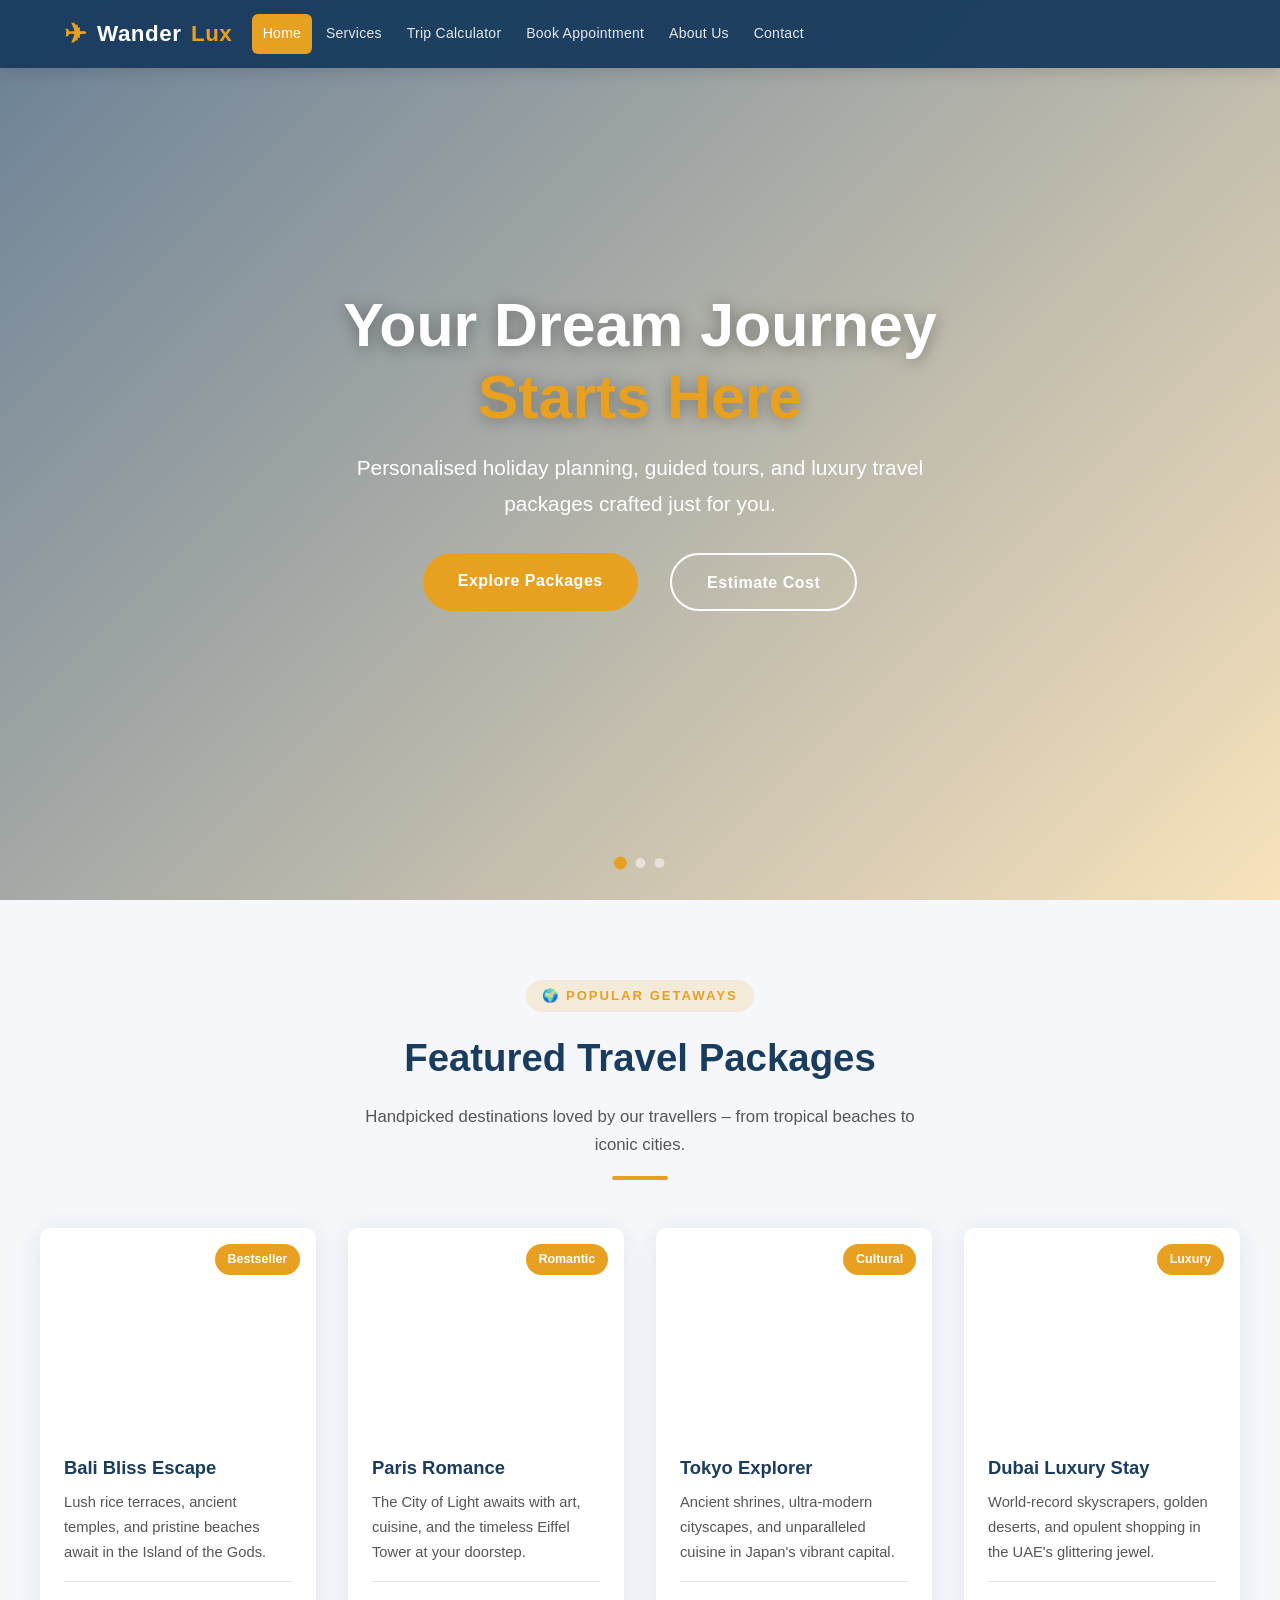
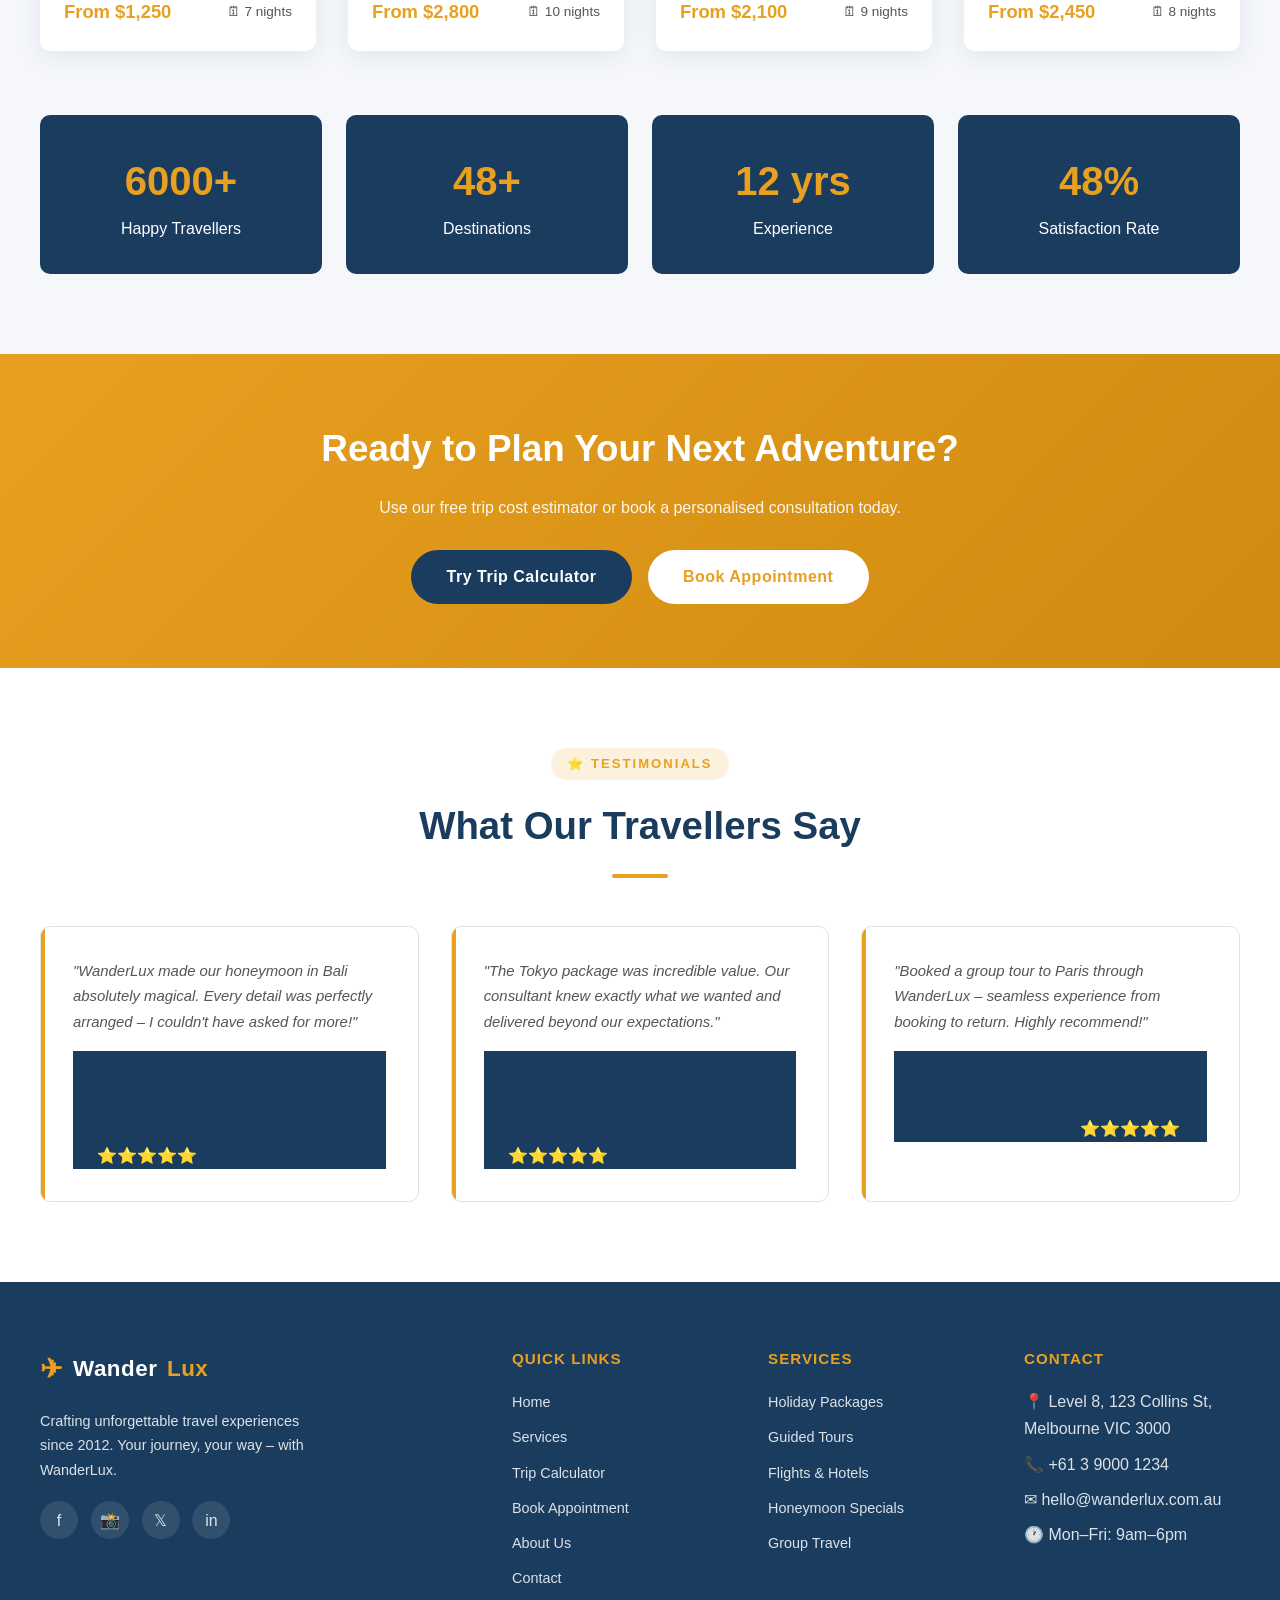
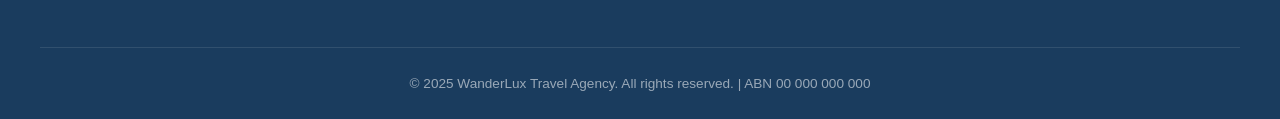
<file: index.html>
<!DOCTYPE html>
<html lang="en">
<head>
  <meta charset="UTF-8" />
  <meta name="viewport" content="width=device-width, initial-scale=1.0" />
  <meta name="description" content="WanderLux Travel Agency – Personalised holiday planning, guided tours and custom travel packages for domestic and international destinations." />
  <meta name="keywords" content="travel agency, holiday packages, guided tours, flights, hotels, honeymoon" />
  <title>WanderLux Travel Agency – Explore the World in Luxury</title>
  <link rel="stylesheet" href="css/style.css" />
</head>
<body>

<!-- NAVIGATION -->
<nav role="navigation" aria-label="Main navigation">
  <div class="nav-container">
    <a href="index.html" class="nav-logo" aria-label="WanderLux Home">
      <span class="logo-icon">✈</span>
      Wander<span>Lux</span>
    </a>
    <button class="nav-toggle" aria-label="Toggle navigation" aria-expanded="false">
      <span></span><span></span><span></span>
    </button>
    <ul class="nav-links" role="list">
      <li><a href="index.html">Home</a></li>
      <li><a href="services.html">Services</a></li>
      <li><a href="calculator.html">Trip Calculator</a></li>
      <li><a href="appointment.html">Book Appointment</a></li>
      <li><a href="about.html">About Us</a></li>
      <li><a href="contact.html">Contact</a></li>
    </ul>
  </div>
</nav>

<!-- HERO SLIDER -->
<section class="hero" aria-label="Featured destinations slideshow">
  <div class="slide active slide-1"></div>
  <div class="slide slide-2"></div>
  <div class="slide slide-3"></div>

  <div class="hero-content">
    <h1 class="reveal">Your Dream Journey<br><span>Starts Here</span></h1>
    <p class="reveal delay-1">Personalised holiday planning, guided tours, and luxury travel packages crafted just for you.</p>
    <div class="hero-buttons reveal delay-2">
      <a href="services.html" class="btn btn-primary">Explore Packages</a>
      <a href="calculator.html" class="btn btn-outline">Estimate Cost</a>
    </div>
  </div>

  <div class="slide-dots" role="tablist" aria-label="Slide navigation">
    <button class="dot active" role="tab" aria-label="Slide 1" aria-selected="true"></button>
    <button class="dot" role="tab" aria-label="Slide 2" aria-selected="false"></button>
    <button class="dot" role="tab" aria-label="Slide 3" aria-selected="false"></button>
  </div>
</section>

<!-- POPULAR PACKAGES -->
<section class="packages" aria-labelledby="packages-heading">
  <div class="section-inner">
    <header class="section-header">
      <span class="section-tag">🌍 Popular Getaways</span>
      <h2 id="packages-heading">Featured Travel Packages</h2>
      <p>Handpicked destinations loved by our travellers – from tropical beaches to iconic cities.</p>
      <div class="divider"></div>
    </header>

    <div class="packages-grid">
      <article class="package-card reveal">
        <div class="package-img" style="background-image:url('https://images.unsplash.com/photo-1537996194471-e657df975ab4?w=600');" role="img" aria-label="Bali, Indonesia">
          <span class="package-badge">Bestseller</span>
        </div>
        <div class="package-body">
          <h3>Bali Bliss Escape</h3>
          <p>Lush rice terraces, ancient temples, and pristine beaches await in the Island of the Gods.</p>
          <div class="package-meta">
            <span class="price">From $1,250</span>
            <span class="duration">🗓 7 nights</span>
          </div>
        </div>
      </article>

      <article class="package-card reveal delay-1">
        <div class="package-img" style="background-image:url('https://images.unsplash.com/photo-1499856871958-5b9627545d1a?w=600');" role="img" aria-label="Paris, France">
          <span class="package-badge">Romantic</span>
        </div>
        <div class="package-body">
          <h3>Paris Romance</h3>
          <p>The City of Light awaits with art, cuisine, and the timeless Eiffel Tower at your doorstep.</p>
          <div class="package-meta">
            <span class="price">From $2,800</span>
            <span class="duration">🗓 10 nights</span>
          </div>
        </div>
      </article>

      <article class="package-card reveal delay-2">
        <div class="package-img" style="background-image:url('https://images.unsplash.com/photo-1540959733332-eab4deabeeaf?w=600');" role="img" aria-label="Tokyo, Japan">
          <span class="package-badge">Cultural</span>
        </div>
        <div class="package-body">
          <h3>Tokyo Explorer</h3>
          <p>Ancient shrines, ultra-modern cityscapes, and unparalleled cuisine in Japan's vibrant capital.</p>
          <div class="package-meta">
            <span class="price">From $2,100</span>
            <span class="duration">🗓 9 nights</span>
          </div>
        </div>
      </article>

      <article class="package-card reveal delay-3">
        <div class="package-img" style="background-image:url('https://images.unsplash.com/photo-1512453979798-5ea266f8880c?w=600');" role="img" aria-label="Dubai, UAE">
          <span class="package-badge">Luxury</span>
        </div>
        <div class="package-body">
          <h3>Dubai Luxury Stay</h3>
          <p>World-record skyscrapers, golden deserts, and opulent shopping in the UAE's glittering jewel.</p>
          <div class="package-meta">
            <span class="price">From $2,450</span>
            <span class="duration">🗓 8 nights</span>
          </div>
        </div>
      </article>
    </div>

    <!-- Stats -->
    <div class="stats-row">
      <div class="stat-card reveal">
        <span class="number" data-count="15000" data-suffix="+">0</span>
        Happy Travellers
      </div>
      <div class="stat-card reveal delay-1">
        <span class="number" data-count="80" data-suffix="+">0</span>
        Destinations
      </div>
      <div class="stat-card reveal delay-2">
        <span class="number" data-count="12" data-suffix=" yrs">0</span>
        Experience
      </div>
      <div class="stat-card reveal delay-3">
        <span class="number" data-count="98" data-suffix="%">0</span>
        Satisfaction Rate
      </div>
    </div>
  </div>
</section>

<!-- CTA STRIP -->
<section style="background: linear-gradient(135deg, #e8a020, #cf8a10); padding: 4rem 1.5rem; text-align:center; color:#fff;">
  <div class="section-inner">
    <h2 class="reveal" style="font-size:clamp(1.6rem,3vw,2.3rem); margin-bottom:0.8rem;">Ready to Plan Your Next Adventure?</h2>
    <p class="reveal delay-1" style="margin-bottom:1.8rem; opacity:0.92;">Use our free trip cost estimator or book a personalised consultation today.</p>
    <div class="reveal delay-2" style="display:flex; gap:1rem; justify-content:center; flex-wrap:wrap;">
      <a href="calculator.html" class="btn btn-dark">Try Trip Calculator</a>
      <a href="appointment.html" class="btn" style="background:#fff; color:#e8a020; font-weight:700;">Book Appointment</a>
    </div>
  </div>
</section>

<!-- TESTIMONIALS -->
<section aria-labelledby="testimonials-heading">
  <div class="section-inner">
    <header class="section-header">
      <span class="section-tag">⭐ Testimonials</span>
      <h2 id="testimonials-heading">What Our Travellers Say</h2>
      <div class="divider"></div>
    </header>
    <div style="display:grid; grid-template-columns:repeat(auto-fit,minmax(260px,1fr)); gap:2rem;">
      <blockquote class="service-card reveal" style="font-style:italic; padding:2rem;">
        <p style="margin-bottom:1rem;">"WanderLux made our honeymoon in Bali absolutely magical. Every detail was perfectly arranged – I couldn't have asked for more!"</p>
        <footer style="font-weight:700; color:var(--primary); font-style:normal;">— Sarah & James, Melbourne ⭐⭐⭐⭐⭐</footer>
      </blockquote>
      <blockquote class="service-card reveal delay-1" style="font-style:italic; padding:2rem;">
        <p style="margin-bottom:1rem;">"The Tokyo package was incredible value. Our consultant knew exactly what we wanted and delivered beyond our expectations."</p>
        <footer style="font-weight:700; color:var(--primary); font-style:normal;">— Michael T., Sydney ⭐⭐⭐⭐⭐</footer>
      </blockquote>
      <blockquote class="service-card reveal delay-2" style="font-style:italic; padding:2rem;">
        <p style="margin-bottom:1rem;">"Booked a group tour to Paris through WanderLux – seamless experience from booking to return. Highly recommend!"</p>
        <footer style="font-weight:700; color:var(--primary); font-style:normal;">— Priya R., Brisbane ⭐⭐⭐⭐⭐</footer>
      </blockquote>
    </div>
  </div>
</section>

<!-- FOOTER -->
<footer>
  <div class="footer-grid">
    <div class="footer-brand">
      <div class="nav-logo"><span class="logo-icon">✈</span> Wander<span>Lux</span></div>
      <p>Crafting unforgettable travel experiences since 2012. Your journey, your way – with WanderLux.</p>
      <div class="social-links">
        <a href="#" class="social-link" aria-label="Facebook">f</a>
        <a href="#" class="social-link" aria-label="Instagram">📸</a>
        <a href="#" class="social-link" aria-label="Twitter">𝕏</a>
        <a href="#" class="social-link" aria-label="LinkedIn">in</a>
      </div>
    </div>
    <nav class="footer-col" aria-label="Quick links">
      <h4>Quick Links</h4>
      <ul>
        <li><a href="index.html">Home</a></li>
        <li><a href="services.html">Services</a></li>
        <li><a href="calculator.html">Trip Calculator</a></li>
        <li><a href="appointment.html">Book Appointment</a></li>
        <li><a href="about.html">About Us</a></li>
        <li><a href="contact.html">Contact</a></li>
      </ul>
    </nav>
    <nav class="footer-col" aria-label="Services">
      <h4>Services</h4>
      <ul>
        <li><a href="services.html">Holiday Packages</a></li>
        <li><a href="services.html">Guided Tours</a></li>
        <li><a href="services.html">Flights & Hotels</a></li>
        <li><a href="services.html">Honeymoon Specials</a></li>
        <li><a href="services.html">Group Travel</a></li>
      </ul>
    </nav>
    <div class="footer-col">
      <h4>Contact</h4>
      <ul>
        <li>📍 Level 8, 123 Collins St, Melbourne VIC 3000</li>
        <li>📞 +61 3 9000 1234</li>
        <li>✉ hello@wanderlux.com.au</li>
        <li>🕐 Mon–Fri: 9am–6pm</li>
      </ul>
    </div>
  </div>
  <div class="footer-bottom">
    <p>© 2025 WanderLux Travel Agency. All rights reserved. | ABN 00 000 000 000</p>
  </div>
</footer>

<script src="js/main.js"></script>
</body>
</html>
</file>
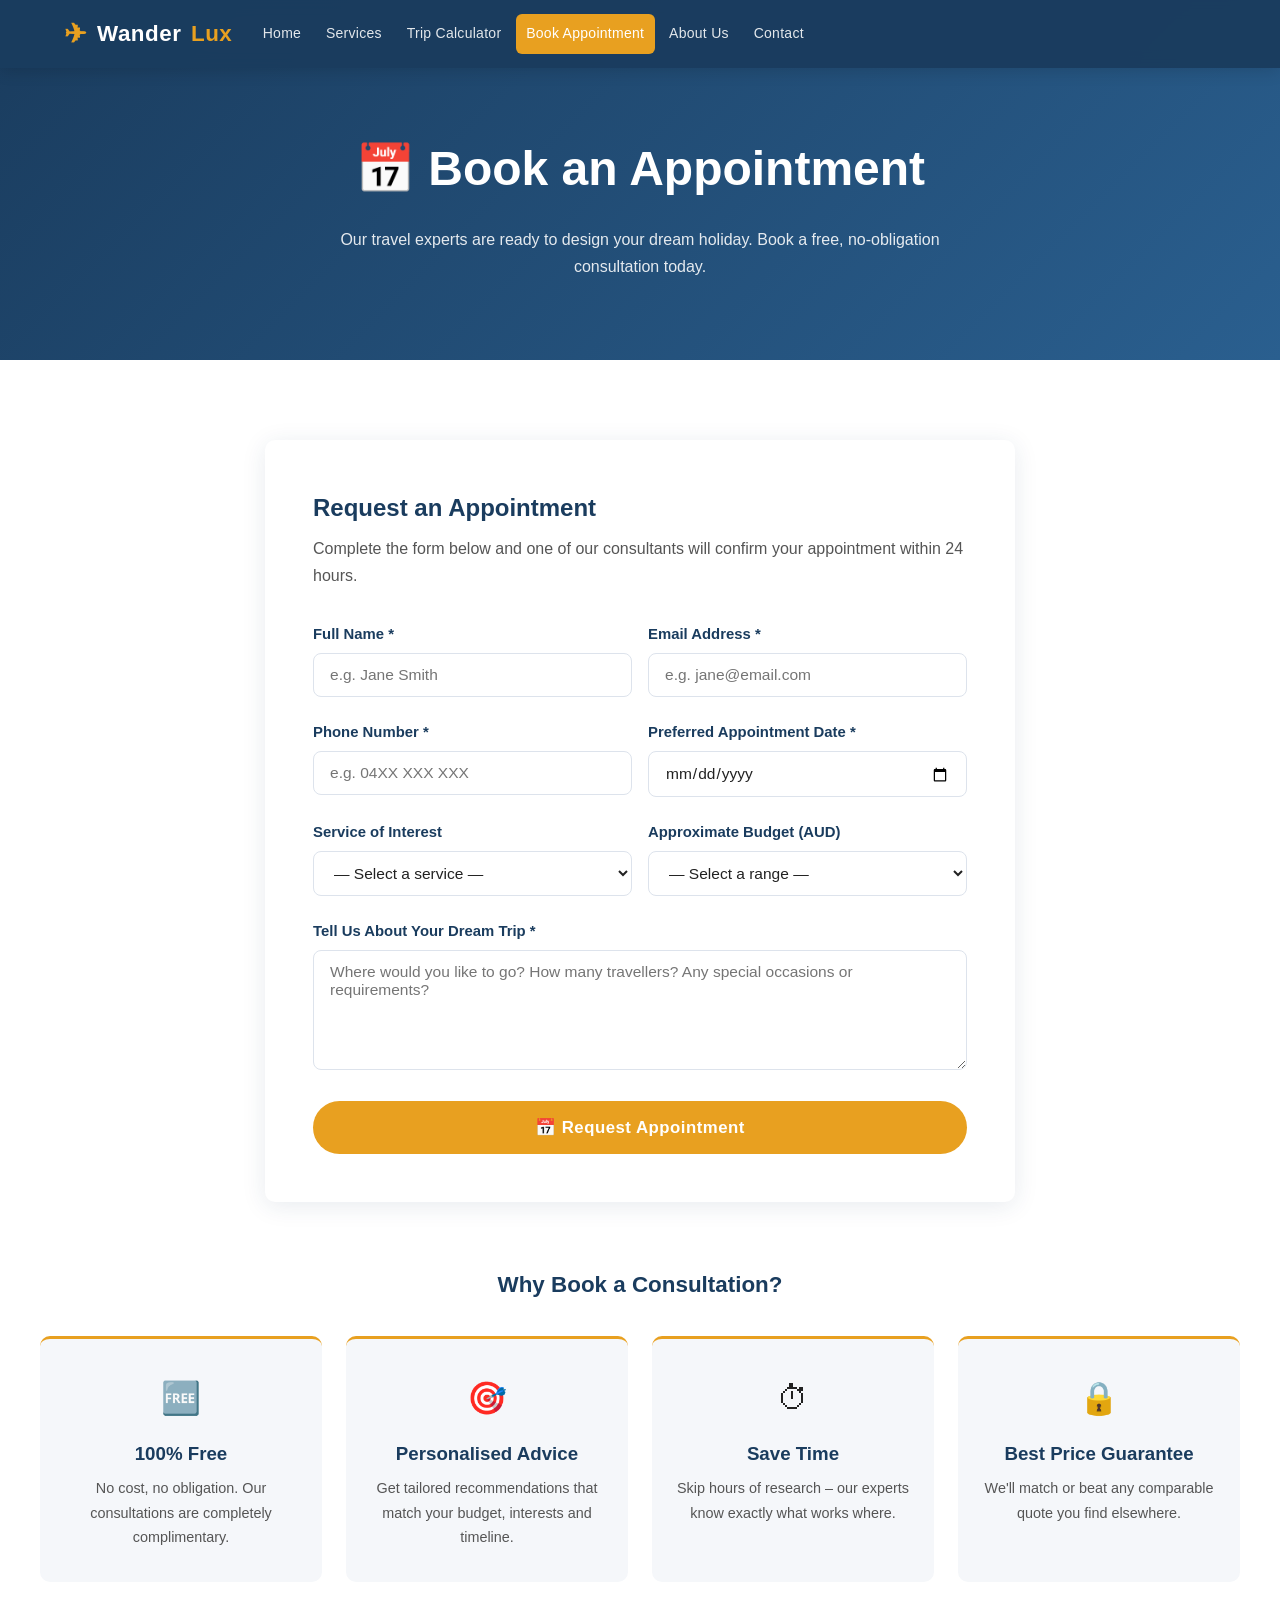
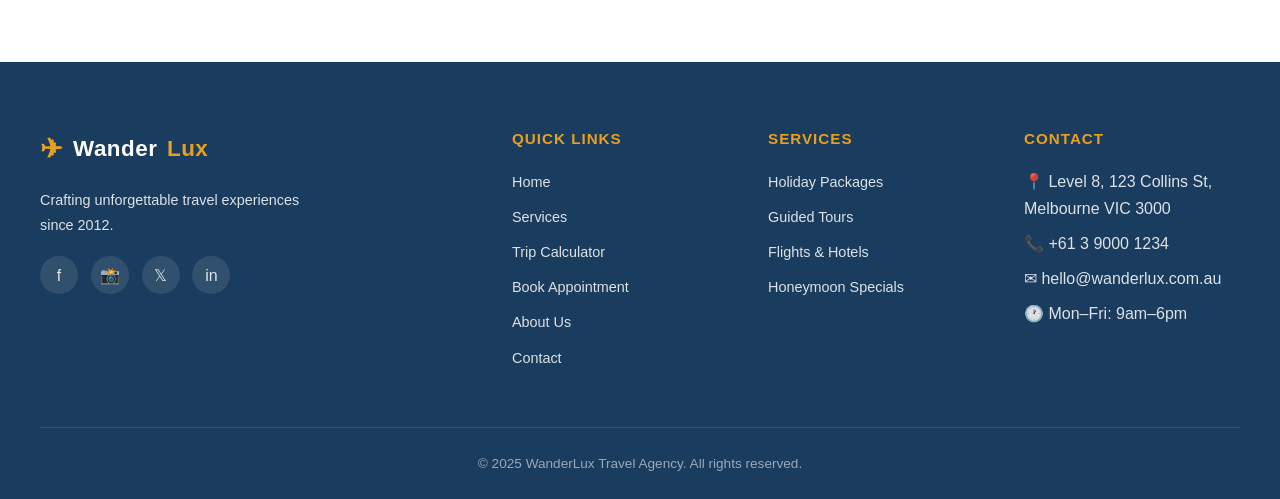
<file: appointment.html>
<!DOCTYPE html>
<html lang="en">
<head>
  <meta charset="UTF-8" />
  <meta name="viewport" content="width=device-width, initial-scale=1.0" />
  <meta name="description" content="Book a free travel consultation with WanderLux Travel Agency. Our expert consultants will help plan your perfect holiday." />
  <meta name="keywords" content="book appointment, travel consultation, holiday planning, travel agent" />
  <title>Book an Appointment – WanderLux Travel Agency</title>
  <link rel="stylesheet" href="css/style.css" />
</head>
<body>

<!-- NAVIGATION -->
<nav role="navigation" aria-label="Main navigation">
  <div class="nav-container">
    <a href="index.html" class="nav-logo" aria-label="WanderLux Home"><span class="logo-icon">✈</span>Wander<span>Lux</span></a>
    <button class="nav-toggle" aria-label="Toggle navigation"><span></span><span></span><span></span></button>
    <ul class="nav-links" role="list">
      <li><a href="index.html">Home</a></li>
      <li><a href="services.html">Services</a></li>
      <li><a href="calculator.html">Trip Calculator</a></li>
      <li><a href="appointment.html">Book Appointment</a></li>
      <li><a href="about.html">About Us</a></li>
      <li><a href="contact.html">Contact</a></li>
    </ul>
  </div>
</nav>

<!-- PAGE HERO -->
<div class="appointment-hero" role="banner">
  <div>
    <h1>📅 Book an Appointment</h1>
    <p>Our travel experts are ready to design your dream holiday. Book a free, no-obligation consultation today.</p>
  </div>
</div>

<!-- APPOINTMENT FORM -->
<section aria-labelledby="appoint-heading">
  <div class="section-inner">
    <div class="appointment-card reveal">
      <h2 id="appoint-heading" style="color:var(--primary); margin-bottom:0.4rem; font-size:1.5rem;">Request an Appointment</h2>
      <p style="color:var(--text-gray); margin-bottom:2rem;">Complete the form below and one of our consultants will confirm your appointment within 24 hours.</p>

      <form id="appointment-form" novalidate aria-label="Appointment request form">

        <div class="form-row">
          <div class="form-group">
            <label for="ap-name">Full Name *</label>
            <input
              type="text"
              id="ap-name"
              name="fullname"
              placeholder="e.g. Jane Smith"
              required
              aria-required="true"
              aria-describedby="err-ap-name"
              autocomplete="name"
            />
            <span class="form-error" id="err-ap-name" role="alert">Please enter your full name.</span>
          </div>

          <div class="form-group">
            <label for="ap-email">Email Address *</label>
            <input
              type="email"
              id="ap-email"
              name="email"
              placeholder="e.g. jane@email.com"
              required
              aria-required="true"
              aria-describedby="err-ap-email"
              autocomplete="email"
            />
            <span class="form-error" id="err-ap-email" role="alert">Please enter a valid email address.</span>
          </div>
        </div>

        <div class="form-row">
          <div class="form-group">
            <label for="ap-phone">Phone Number *</label>
            <input
              type="tel"
              id="ap-phone"
              name="phone"
              placeholder="e.g. 04XX XXX XXX"
              required
              aria-required="true"
              aria-describedby="err-ap-phone"
              autocomplete="tel"
            />
            <span class="form-error" id="err-ap-phone" role="alert">Please enter your phone number.</span>
          </div>

          <div class="form-group">
            <label for="ap-date">Preferred Appointment Date *</label>
            <input
              type="date"
              id="ap-date"
              name="preferred_date"
              required
              aria-required="true"
              aria-describedby="err-ap-date"
            />
            <span class="form-error" id="err-ap-date" role="alert">Please select a preferred date.</span>
          </div>
        </div>

        <div class="form-row">
          <div class="form-group">
            <label for="ap-service">Service of Interest</label>
            <select id="ap-service" name="service">
              <option value="">— Select a service —</option>
              <option value="holiday">Holiday Packages</option>
              <option value="tours">Guided Tours</option>
              <option value="flights">Flights & Hotels</option>
              <option value="honeymoon">Honeymoon Specials</option>
              <option value="group">Group Travel</option>
              <option value="insurance">Travel Insurance</option>
              <option value="other">Other / Not Sure Yet</option>
            </select>
          </div>

          <div class="form-group">
            <label for="ap-budget">Approximate Budget (AUD)</label>
            <select id="ap-budget" name="budget">
              <option value="">— Select a range —</option>
              <option value="under2k">Under $2,000</option>
              <option value="2k-5k">$2,000 – $5,000</option>
              <option value="5k-10k">$5,000 – $10,000</option>
              <option value="10k-20k">$10,000 – $20,000</option>
              <option value="20kplus">$20,000+</option>
            </select>
          </div>
        </div>

        <div class="form-group">
          <label for="ap-message">Tell Us About Your Dream Trip *</label>
          <textarea
            id="ap-message"
            name="message"
            placeholder="Where would you like to go? How many travellers? Any special occasions or requirements?"
            required
            aria-required="true"
            aria-describedby="err-ap-message"
            rows="5"
          ></textarea>
          <span class="form-error" id="err-ap-message" role="alert">Please tell us about your trip.</span>
        </div>

        <button type="submit" class="btn btn-primary" style="width:100%; font-size:1.05rem; padding:1rem;">
          📅 Request Appointment
        </button>

        <div class="form-success" id="appointment-success" role="alert">
          ✅ Thank you! Your appointment request has been received. We'll confirm within 24 hours.
        </div>

      </form>
    </div>

    <!-- WHY BOOK -->
    <div style="margin-top:4rem;">
      <h3 class="reveal" style="color:var(--primary); text-align:center; margin-bottom:2rem; font-size:1.4rem;">Why Book a Consultation?</h3>
      <div class="values-grid">
        <div class="value-card reveal">
          <div class="icon" aria-hidden="true">🆓</div>
          <h3>100% Free</h3>
          <p>No cost, no obligation. Our consultations are completely complimentary.</p>
        </div>
        <div class="value-card reveal delay-1">
          <div class="icon" aria-hidden="true">🎯</div>
          <h3>Personalised Advice</h3>
          <p>Get tailored recommendations that match your budget, interests and timeline.</p>
        </div>
        <div class="value-card reveal delay-2">
          <div class="icon" aria-hidden="true">⏱</div>
          <h3>Save Time</h3>
          <p>Skip hours of research – our experts know exactly what works where.</p>
        </div>
        <div class="value-card reveal delay-3">
          <div class="icon" aria-hidden="true">🔒</div>
          <h3>Best Price Guarantee</h3>
          <p>We'll match or beat any comparable quote you find elsewhere.</p>
        </div>
      </div>
    </div>
  </div>
</section>

<!-- FOOTER -->
<footer>
  <div class="footer-grid">
    <div class="footer-brand">
      <div class="nav-logo"><span class="logo-icon">✈</span> Wander<span>Lux</span></div>
      <p>Crafting unforgettable travel experiences since 2012.</p>
      <div class="social-links">
        <a href="#" class="social-link" aria-label="Facebook">f</a>
        <a href="#" class="social-link" aria-label="Instagram">📸</a>
        <a href="#" class="social-link" aria-label="Twitter">𝕏</a>
        <a href="#" class="social-link" aria-label="LinkedIn">in</a>
      </div>
    </div>
    <nav class="footer-col" aria-label="Quick links">
      <h4>Quick Links</h4>
      <ul>
        <li><a href="index.html">Home</a></li>
        <li><a href="services.html">Services</a></li>
        <li><a href="calculator.html">Trip Calculator</a></li>
        <li><a href="appointment.html">Book Appointment</a></li>
        <li><a href="about.html">About Us</a></li>
        <li><a href="contact.html">Contact</a></li>
      </ul>
    </nav>
    <nav class="footer-col" aria-label="Services">
      <h4>Services</h4>
      <ul>
        <li><a href="services.html">Holiday Packages</a></li>
        <li><a href="services.html">Guided Tours</a></li>
        <li><a href="services.html">Flights & Hotels</a></li>
        <li><a href="services.html">Honeymoon Specials</a></li>
      </ul>
    </nav>
    <div class="footer-col">
      <h4>Contact</h4>
      <ul>
        <li>📍 Level 8, 123 Collins St, Melbourne VIC 3000</li>
        <li>📞 +61 3 9000 1234</li>
        <li>✉ hello@wanderlux.com.au</li>
        <li>🕐 Mon–Fri: 9am–6pm</li>
      </ul>
    </div>
  </div>
  <div class="footer-bottom">
    <p>© 2025 WanderLux Travel Agency. All rights reserved.</p>
  </div>
</footer>

<script src="js/main.js"></script>
</body>
</html>
</file>
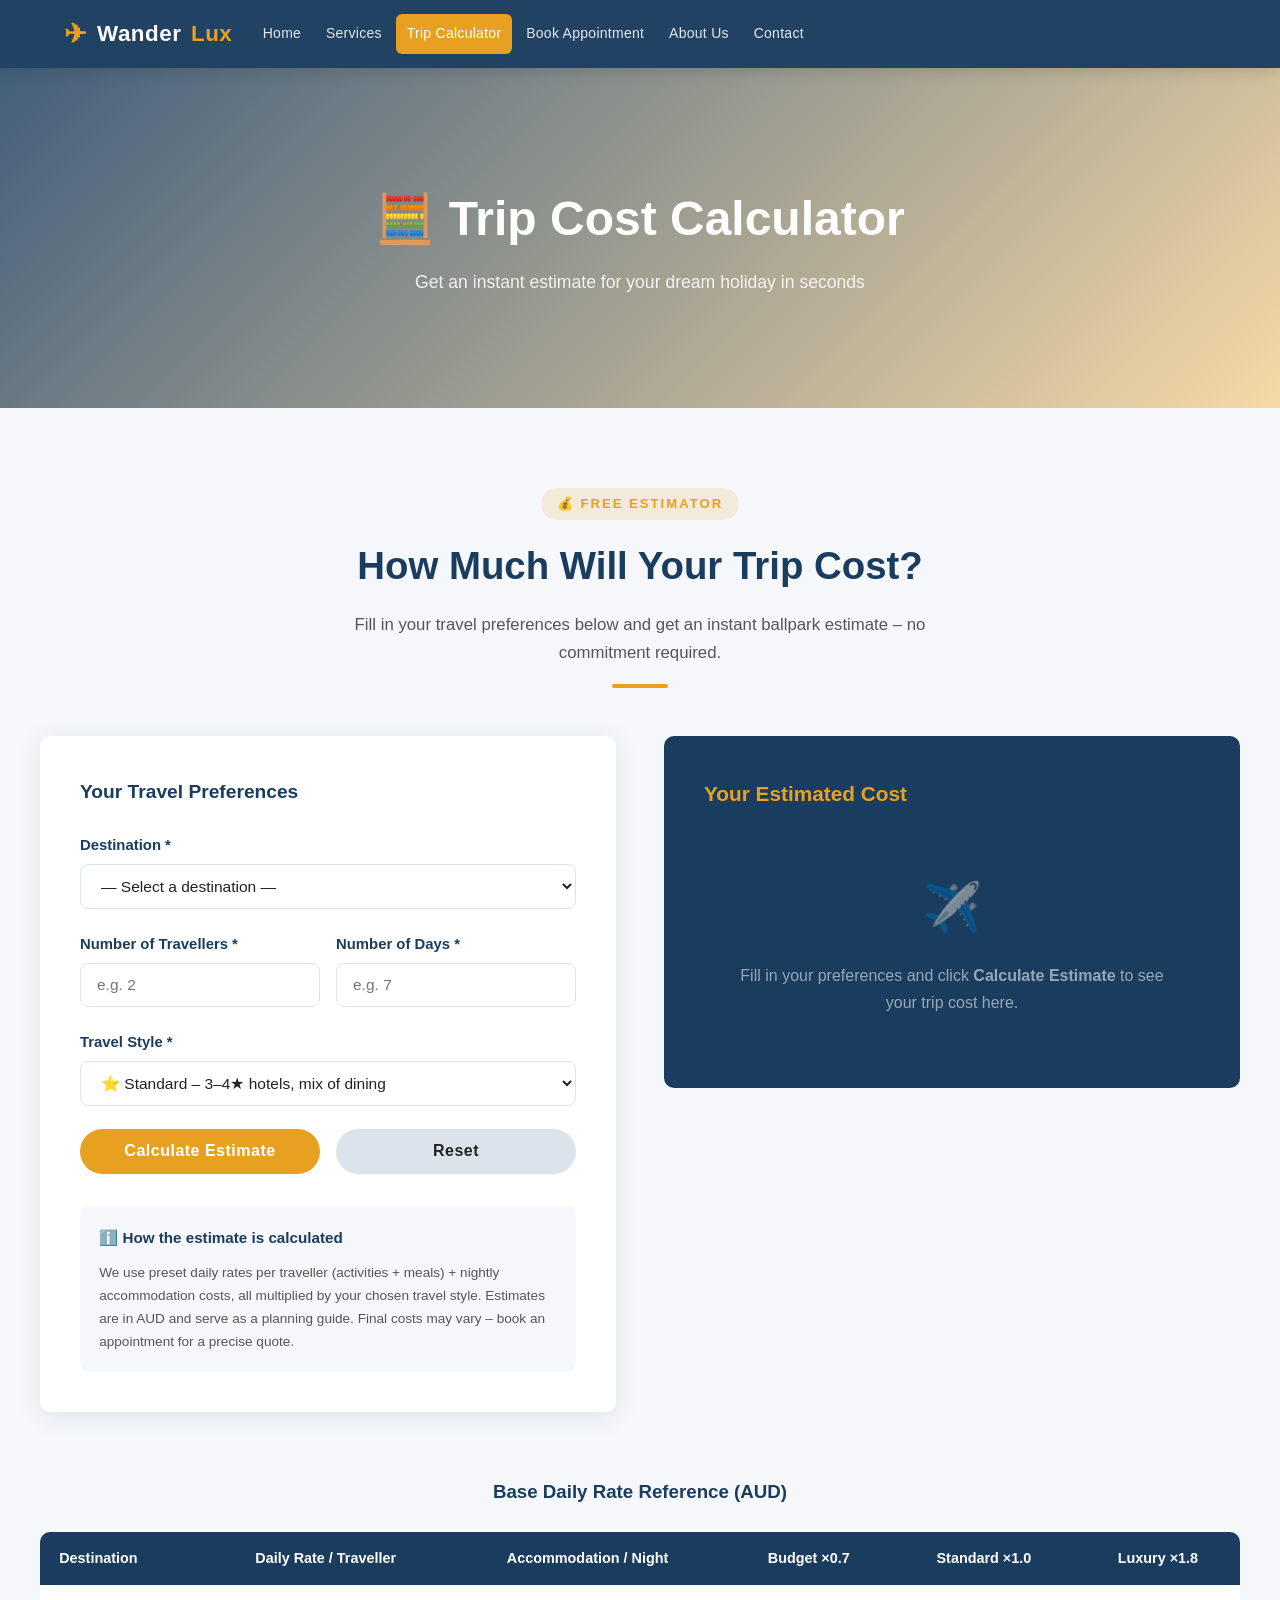
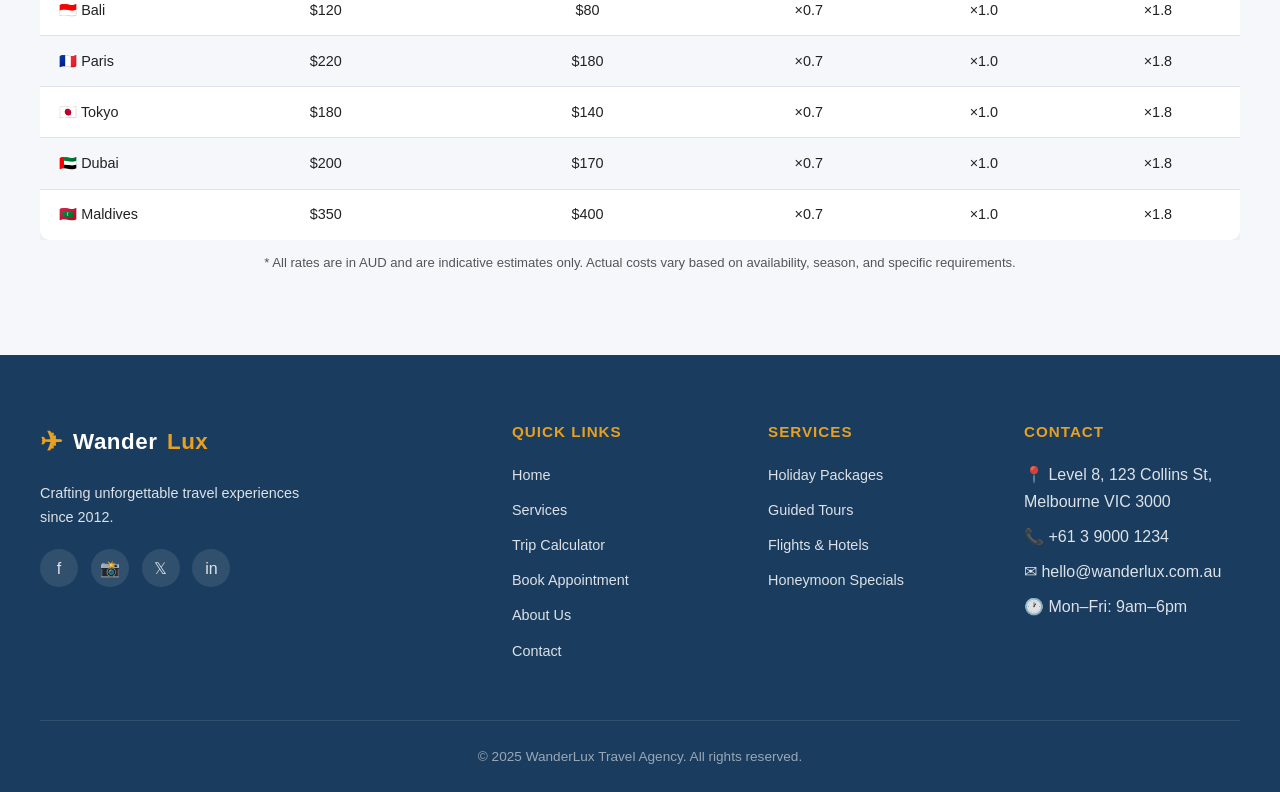
<file: calculator.html>
<!DOCTYPE html>
<html lang="en">
<head>
  <meta charset="UTF-8" />
  <meta name="viewport" content="width=device-width, initial-scale=1.0" />
  <meta name="description" content="Estimate your travel costs with WanderLux's free Trip Cost Calculator – enter your destination, travellers, duration and travel style for an instant quote." />
  <meta name="keywords" content="trip cost calculator, travel estimate, holiday budget, travel cost" />
  <title>Trip Cost Calculator – WanderLux Travel Agency</title>
  <link rel="stylesheet" href="css/style.css" />
</head>
<body>

<!-- NAVIGATION -->
<nav role="navigation" aria-label="Main navigation">
  <div class="nav-container">
    <a href="index.html" class="nav-logo" aria-label="WanderLux Home"><span class="logo-icon">✈</span>Wander<span>Lux</span></a>
    <button class="nav-toggle" aria-label="Toggle navigation"><span></span><span></span><span></span></button>
    <ul class="nav-links" role="list">
      <li><a href="index.html">Home</a></li>
      <li><a href="services.html">Services</a></li>
      <li><a href="calculator.html">Trip Calculator</a></li>
      <li><a href="appointment.html">Book Appointment</a></li>
      <li><a href="about.html">About Us</a></li>
      <li><a href="contact.html">Contact</a></li>
    </ul>
  </div>
</nav>

<!-- PAGE HERO -->
<div class="page-hero" role="banner">
  <div>
    <h1>🧮 Trip Cost Calculator</h1>
    <p>Get an instant estimate for your dream holiday in seconds</p>
  </div>
</div>

<!-- CALCULATOR -->
<section class="calculator-section" aria-labelledby="calc-heading">
  <div class="section-inner">
    <header class="section-header">
      <span class="section-tag">💰 Free Estimator</span>
      <h2 id="calc-heading">How Much Will Your Trip Cost?</h2>
      <p>Fill in your travel preferences below and get an instant ballpark estimate – no commitment required.</p>
      <div class="divider"></div>
    </header>

    <div class="calc-wrapper">
      <!-- FORM -->
      <div class="calc-form-card reveal-left">
        <h3 style="color:var(--primary); margin-bottom:1.5rem; font-size:1.2rem;">Your Travel Preferences</h3>

        <form id="calc-form" novalidate aria-label="Trip cost calculator form">

          <div class="form-group">
            <label for="c-dest">Destination *</label>
            <select id="c-dest" name="destination" aria-required="true" aria-describedby="err-dest">
              <option value="">— Select a destination —</option>
              <option value="bali">🇮🇩 Bali, Indonesia</option>
              <option value="paris">🇫🇷 Paris, France</option>
              <option value="tokyo">🇯🇵 Tokyo, Japan</option>
              <option value="dubai">🇦🇪 Dubai, UAE</option>
              <option value="maldives">🇲🇻 Maldives</option>
              <option value="sydney">🇦🇺 Sydney, Australia</option>
              <option value="london">🇬🇧 London, UK</option>
              <option value="newyork">🇺🇸 New York, USA</option>
            </select>
            <span class="form-error" id="err-dest" role="alert">Please select a destination.</span>
          </div>

          <div class="form-row">
            <div class="form-group">
              <label for="c-travellers">Number of Travellers *</label>
              <input
                type="number"
                id="c-travellers"
                name="travellers"
                min="1"
                max="50"
                placeholder="e.g. 2"
                aria-required="true"
                aria-describedby="err-travellers"
              />
              <span class="form-error" id="err-travellers" role="alert">Enter a valid number (min 1).</span>
            </div>

            <div class="form-group">
              <label for="c-days">Number of Days *</label>
              <input
                type="number"
                id="c-days"
                name="days"
                min="1"
                max="365"
                placeholder="e.g. 7"
                aria-required="true"
                aria-describedby="err-days"
              />
              <span class="form-error" id="err-days" role="alert">Enter a valid number of days (min 1).</span>
            </div>
          </div>

          <div class="form-group">
            <label for="c-style">Travel Style *</label>
            <select id="c-style" name="style" aria-required="true">
              <option value="budget">🎒 Budget – Hostels, local eats, public transport</option>
              <option value="standard" selected>⭐ Standard – 3–4★ hotels, mix of dining</option>
              <option value="luxury">💎 Luxury – 5★ resorts, fine dining, private transfers</option>
            </select>
          </div>

          <div style="display:flex; gap:1rem; margin-top:0.5rem; flex-wrap:wrap;">
            <button type="submit" class="btn btn-primary" style="flex:1; min-width:140px;">
              Calculate Estimate
            </button>
            <button type="button" id="calc-reset" class="btn" style="flex:1; min-width:140px; background:var(--border); color:var(--text-dark);">
              Reset
            </button>
          </div>
        </form>

        <!-- HOW IT WORKS -->
        <div style="margin-top:2rem; padding:1.2rem; background:var(--light-bg); border-radius:8px;">
          <h4 style="color:var(--primary); margin-bottom:0.6rem; font-size:0.95rem;">ℹ️ How the estimate is calculated</h4>
          <p style="font-size:0.85rem; color:var(--text-gray);">
            We use preset daily rates per traveller (activities + meals) + nightly accommodation costs,
            all multiplied by your chosen travel style. Estimates are in AUD and serve as a planning guide.
            Final costs may vary – book an appointment for a precise quote.
          </p>
        </div>
      </div>

      <!-- RESULT PANEL -->
      <div class="calc-result-card reveal-right">
        <h3>Your Estimated Cost</h3>

        <div id="result-placeholder" class="result-placeholder">
          <div class="big-icon" aria-hidden="true">✈️</div>
          <p>Fill in your preferences and click <strong>Calculate Estimate</strong> to see your trip cost here.</p>
        </div>

        <div id="calc-output" aria-live="polite" aria-atomic="true">
          <div class="result-line">
            <span>Destination</span>
            <strong id="r-dest">–</strong>
          </div>
          <div class="result-line">
            <span>Travellers</span>
            <strong id="r-travellers">–</strong>
          </div>
          <div class="result-line">
            <span>Duration</span>
            <strong id="r-days">–</strong>
          </div>
          <div class="result-line">
            <span>Package Type</span>
            <strong id="r-style">–</strong>
          </div>

          <div class="result-total">
            <span class="total-amount" id="r-total">$0</span>
            <p id="r-perperson" style="font-weight:600;"></p>
          </div>

          <p id="r-summary" style="margin-top:1.2rem; font-size:0.88rem; opacity:0.8; line-height:1.6;"></p>

          <a href="appointment.html" class="btn" style="display:block; margin-top:1.5rem; background:var(--accent); color:#fff; text-align:center; font-weight:700;">
            Book This Trip
          </a>
        </div>
      </div>
    </div>

    <!-- RATE REFERENCE TABLE -->
    <div class="reveal" style="margin-top:4rem;">
      <h3 style="color:var(--primary); margin-bottom:1.5rem; text-align:center;">Base Daily Rate Reference (AUD)</h3>
      <div style="overflow-x:auto;">
        <table style="width:100%; border-collapse:collapse; font-size:0.9rem; background:var(--white); border-radius:var(--radius); overflow:hidden; box-shadow:var(--shadow);">
          <thead>
            <tr style="background:var(--primary); color:#fff;">
              <th style="padding:0.9rem 1.2rem; text-align:left;">Destination</th>
              <th style="padding:0.9rem 1.2rem; text-align:center;">Daily Rate / Traveller</th>
              <th style="padding:0.9rem 1.2rem; text-align:center;">Accommodation / Night</th>
              <th style="padding:0.9rem 1.2rem; text-align:center;">Budget ×0.7</th>
              <th style="padding:0.9rem 1.2rem; text-align:center;">Standard ×1.0</th>
              <th style="padding:0.9rem 1.2rem; text-align:center;">Luxury ×1.8</th>
            </tr>
          </thead>
          <tbody>
            <tr style="border-bottom:1px solid var(--border);">
              <td style="padding:0.8rem 1.2rem;">🇮🇩 Bali</td>
              <td style="padding:0.8rem 1.2rem; text-align:center;">$120</td>
              <td style="padding:0.8rem 1.2rem; text-align:center;">$80</td>
              <td style="padding:0.8rem 1.2rem; text-align:center;">×0.7</td>
              <td style="padding:0.8rem 1.2rem; text-align:center;">×1.0</td>
              <td style="padding:0.8rem 1.2rem; text-align:center;">×1.8</td>
            </tr>
            <tr style="border-bottom:1px solid var(--border); background:var(--light-bg);">
              <td style="padding:0.8rem 1.2rem;">🇫🇷 Paris</td>
              <td style="padding:0.8rem 1.2rem; text-align:center;">$220</td>
              <td style="padding:0.8rem 1.2rem; text-align:center;">$180</td>
              <td style="padding:0.8rem 1.2rem; text-align:center;">×0.7</td>
              <td style="padding:0.8rem 1.2rem; text-align:center;">×1.0</td>
              <td style="padding:0.8rem 1.2rem; text-align:center;">×1.8</td>
            </tr>
            <tr style="border-bottom:1px solid var(--border);">
              <td style="padding:0.8rem 1.2rem;">🇯🇵 Tokyo</td>
              <td style="padding:0.8rem 1.2rem; text-align:center;">$180</td>
              <td style="padding:0.8rem 1.2rem; text-align:center;">$140</td>
              <td style="padding:0.8rem 1.2rem; text-align:center;">×0.7</td>
              <td style="padding:0.8rem 1.2rem; text-align:center;">×1.0</td>
              <td style="padding:0.8rem 1.2rem; text-align:center;">×1.8</td>
            </tr>
            <tr style="border-bottom:1px solid var(--border); background:var(--light-bg);">
              <td style="padding:0.8rem 1.2rem;">🇦🇪 Dubai</td>
              <td style="padding:0.8rem 1.2rem; text-align:center;">$200</td>
              <td style="padding:0.8rem 1.2rem; text-align:center;">$170</td>
              <td style="padding:0.8rem 1.2rem; text-align:center;">×0.7</td>
              <td style="padding:0.8rem 1.2rem; text-align:center;">×1.0</td>
              <td style="padding:0.8rem 1.2rem; text-align:center;">×1.8</td>
            </tr>
            <tr>
              <td style="padding:0.8rem 1.2rem;">🇲🇻 Maldives</td>
              <td style="padding:0.8rem 1.2rem; text-align:center;">$350</td>
              <td style="padding:0.8rem 1.2rem; text-align:center;">$400</td>
              <td style="padding:0.8rem 1.2rem; text-align:center;">×0.7</td>
              <td style="padding:0.8rem 1.2rem; text-align:center;">×1.0</td>
              <td style="padding:0.8rem 1.2rem; text-align:center;">×1.8</td>
            </tr>
          </tbody>
        </table>
      </div>
      <p style="text-align:center; color:var(--text-gray); font-size:0.82rem; margin-top:0.8rem;">
        * All rates are in AUD and are indicative estimates only. Actual costs vary based on availability, season, and specific requirements.
      </p>
    </div>
  </div>
</section>

<!-- FOOTER -->
<footer>
  <div class="footer-grid">
    <div class="footer-brand">
      <div class="nav-logo"><span class="logo-icon">✈</span> Wander<span>Lux</span></div>
      <p>Crafting unforgettable travel experiences since 2012.</p>
      <div class="social-links">
        <a href="#" class="social-link" aria-label="Facebook">f</a>
        <a href="#" class="social-link" aria-label="Instagram">📸</a>
        <a href="#" class="social-link" aria-label="Twitter">𝕏</a>
        <a href="#" class="social-link" aria-label="LinkedIn">in</a>
      </div>
    </div>
    <nav class="footer-col" aria-label="Quick links">
      <h4>Quick Links</h4>
      <ul>
        <li><a href="index.html">Home</a></li>
        <li><a href="services.html">Services</a></li>
        <li><a href="calculator.html">Trip Calculator</a></li>
        <li><a href="appointment.html">Book Appointment</a></li>
        <li><a href="about.html">About Us</a></li>
        <li><a href="contact.html">Contact</a></li>
      </ul>
    </nav>
    <nav class="footer-col" aria-label="Services">
      <h4>Services</h4>
      <ul>
        <li><a href="services.html">Holiday Packages</a></li>
        <li><a href="services.html">Guided Tours</a></li>
        <li><a href="services.html">Flights & Hotels</a></li>
        <li><a href="services.html">Honeymoon Specials</a></li>
      </ul>
    </nav>
    <div class="footer-col">
      <h4>Contact</h4>
      <ul>
        <li>📍 Level 8, 123 Collins St, Melbourne VIC 3000</li>
        <li>📞 +61 3 9000 1234</li>
        <li>✉ hello@wanderlux.com.au</li>
        <li>🕐 Mon–Fri: 9am–6pm</li>
      </ul>
    </div>
  </div>
  <div class="footer-bottom">
    <p>© 2025 WanderLux Travel Agency. All rights reserved.</p>
  </div>
</footer>

<script src="js/main.js"></script>
</body>
</html>
</file>
<file: css/style.css>
/* ============================
   WanderLux Travel Agency CSS
   ============================ */

/* CSS Variables */
:root {
  --primary: #1a3c5e;
  --accent: #e8a020;
  --light-bg: #f5f7fa;
  --white: #ffffff;
  --text-dark: #222222;
  --text-gray: #555555;
  --border: #dde3ec;
  --shadow: 0 4px 24px rgba(26,60,94,0.10);
  --radius: 10px;
  --transition: 0.3s ease;
  --font: 'Segoe UI', Arial, sans-serif;
}

*, *::before, *::after { box-sizing: border-box; margin: 0; padding: 0; }

html { scroll-behavior: smooth; }

body {
  font-family: var(--font);
  color: var(--text-dark);
  background: var(--white);
  line-height: 1.7;
}

img { max-width: 100%; display: block; }

a { text-decoration: none; color: inherit; }

/* ============================
   NAVIGATION
   ============================ */
nav[aria-label="Main navigation"] {
  position: fixed;
  top: 0;
  left: 0;
  right: 0;
  width: 100%;
  z-index: 1000;
  background: rgba(26,60,94,0.97);
  backdrop-filter: blur(8px);
  box-shadow: 0 2px 16px rgba(0,0,0,0.15);
  direction: ltr;
}

nav[aria-label="Main navigation"] .nav-container {
  max-width: 1200px;
  margin: 0 auto;
  padding: 0 clamp(0.75rem, 2vw, 1.5rem);
  display: flex;
  flex-direction: row;
  flex-wrap: nowrap;
  align-items: center;
  justify-content: flex-start;
  gap: clamp(0.5rem, 2vw, 1.25rem);
  min-height: 68px;
  height: 68px;
  width: 100%;
}

nav[aria-label="Main navigation"] .nav-logo {
  display: flex;
  flex-direction: row;
  align-items: center;
  gap: 0.6rem;
  flex: 0 0 auto;
  color: var(--white);
  font-size: 1.4rem;
  font-weight: 700;
  letter-spacing: 0.5px;
}

nav[aria-label="Main navigation"] .nav-logo span { color: var(--accent); }

nav[aria-label="Main navigation"] .nav-logo .logo-icon {
  font-size: 1.7rem;
}

/* Main menu: force horizontal row (overrides UA / resets on ul[role="list"]) */
nav[aria-label="Main navigation"] ul.nav-links {
  display: flex;
  flex-direction: row;
  flex-wrap: nowrap;
  align-items: center;
  justify-content: flex-start;
  list-style: none;
  margin: 0 0 0 auto;
  padding: 0.15rem 0;
  gap: 0.25rem;
  flex: 1 1 0;
  min-width: 0;
  max-width: none;
  overflow-x: auto;
  overflow-y: hidden;
  -webkit-overflow-scrolling: touch;
  scrollbar-width: none;
  overscroll-behavior-x: contain;
}

nav[aria-label="Main navigation"] ul.nav-links::-webkit-scrollbar {
  display: none;
}

nav[aria-label="Main navigation"] ul.nav-links > li {
  display: block;
  flex: 0 0 auto;
}

nav[aria-label="Main navigation"] ul.nav-links a {
  display: inline-block;
  color: rgba(255,255,255,0.88);
  padding: 0.5rem 0.65rem;
  border-radius: 6px;
  font-size: 0.875rem;
  font-weight: 500;
  letter-spacing: 0.02em;
  white-space: nowrap;
  transition: var(--transition);
}

nav[aria-label="Main navigation"] ul.nav-links a:hover,
nav[aria-label="Main navigation"] ul.nav-links a.active {
  background: var(--accent);
  color: var(--white);
}

nav[aria-label="Main navigation"] .nav-toggle {
  display: none !important;
  position: absolute;
  width: 1px;
  height: 1px;
  padding: 0;
  margin: -1px;
  overflow: hidden;
  clip: rect(0, 0, 0, 0);
  border: 0;
  background: none;
  cursor: pointer;
}

nav[aria-label="Main navigation"] .nav-toggle span {
  display: block;
  width: 25px;
  height: 2px;
  background: var(--white);
  border-radius: 2px;
  transition: var(--transition);
}

/* Footer reuses .nav-logo — keep those styles available */
.nav-logo {
  display: flex;
  align-items: center;
  gap: 0.6rem;
  color: var(--white);
  font-size: 1.4rem;
  font-weight: 700;
  letter-spacing: 0.5px;
}

.nav-logo span { color: var(--accent); }

.nav-logo .logo-icon {
  font-size: 1.7rem;
}

/* ============================
   HERO / BANNER SLIDER
   ============================ */
.hero {
  position: relative;
  height: 100vh;
  min-height: 560px;
  overflow: hidden;
}

.slide {
  position: absolute;
  inset: 0;
  opacity: 0;
  transition: opacity 1.2s ease;
  background-size: cover;
  background-position: center;
}

.slide.active { opacity: 1; }

.slide-1 { background-image: linear-gradient(135deg, rgba(26,60,94,0.65) 0%, rgba(232,160,32,0.3) 100%), url('https://images.unsplash.com/photo-1507525428034-b723cf961d3e?w=1600'); }
.slide-2 { background-image: linear-gradient(135deg, rgba(26,60,94,0.65) 0%, rgba(232,160,32,0.3) 100%), url('https://images.unsplash.com/photo-1476514525535-07fb3b4ae5f1?w=1600'); }
.slide-3 { background-image: linear-gradient(135deg, rgba(26,60,94,0.65) 0%, rgba(232,160,32,0.3) 100%), url('https://images.unsplash.com/photo-1500835556837-99ac94a94552?w=1600'); }

.hero-content {
  position: relative;
  z-index: 2;
  display: flex;
  flex-direction: column;
  align-items: center;
  justify-content: center;
  height: 100%;
  text-align: center;
  color: var(--white);
  padding: 2rem;
}

.hero-content h1 {
  font-size: clamp(2.2rem, 5vw, 3.8rem);
  font-weight: 800;
  line-height: 1.2;
  margin-bottom: 1rem;
  text-shadow: 0 2px 16px rgba(0,0,0,0.35);
}

.hero-content h1 span { color: var(--accent); }

.hero-content p {
  font-size: clamp(1rem, 2vw, 1.3rem);
  max-width: 600px;
  margin-bottom: 2rem;
  opacity: 0.92;
}

.btn {
  display: inline-block;
  padding: 0.85rem 2.2rem;
  border-radius: 50px;
  font-weight: 700;
  font-size: 1rem;
  cursor: pointer;
  border: none;
  transition: var(--transition);
  letter-spacing: 0.5px;
}

.btn-primary {
  background: var(--accent);
  color: var(--white);
}

.btn-primary:hover {
  background: #cf8a10;
  transform: translateY(-2px);
  box-shadow: 0 6px 20px rgba(232,160,32,0.45);
}

.btn-outline {
  background: transparent;
  color: var(--white);
  border: 2px solid var(--white);
  margin-left: 1rem;
}

.btn-outline:hover {
  background: var(--white);
  color: var(--primary);
}

.btn-dark {
  background: var(--primary);
  color: var(--white);
}

.btn-dark:hover {
  background: #0e2440;
  transform: translateY(-2px);
}

.hero-buttons { display: flex; gap: 1rem; flex-wrap: wrap; justify-content: center; }

.slide-dots {
  position: absolute;
  bottom: 2rem;
  left: 50%;
  transform: translateX(-50%);
  display: flex;
  gap: 0.6rem;
  z-index: 3;
}

.dot {
  width: 10px;
  height: 10px;
  border-radius: 50%;
  background: rgba(255,255,255,0.5);
  cursor: pointer;
  transition: var(--transition);
  border: none;
}

.dot.active { background: var(--accent); transform: scale(1.3); }

/* ============================
   SECTIONS COMMON
   ============================ */
section { padding: 5rem 1.5rem; }

.section-inner {
  max-width: 1200px;
  margin: 0 auto;
}

.section-header {
  text-align: center;
  margin-bottom: 3rem;
}

.section-tag {
  display: inline-block;
  background: rgba(232,160,32,0.15);
  color: var(--accent);
  font-size: 0.82rem;
  font-weight: 700;
  letter-spacing: 2px;
  text-transform: uppercase;
  padding: 0.3rem 1rem;
  border-radius: 50px;
  margin-bottom: 0.8rem;
}

.section-header h2 {
  font-size: clamp(1.7rem, 3vw, 2.5rem);
  color: var(--primary);
  margin-bottom: 0.8rem;
  font-weight: 800;
}

.section-header p {
  color: var(--text-gray);
  max-width: 580px;
  margin: 0 auto;
  font-size: 1.05rem;
}

.divider {
  width: 56px;
  height: 4px;
  background: var(--accent);
  border-radius: 4px;
  margin: 1rem auto 0;
}

/* ============================
   SCROLL ANIMATIONS
   ============================ */
.reveal {
  opacity: 0;
  transform: translateY(40px);
  transition: opacity 0.7s ease, transform 0.7s ease;
}

.reveal.visible {
  opacity: 1;
  transform: translateY(0);
}

.reveal-left {
  opacity: 0;
  transform: translateX(-40px);
  transition: opacity 0.7s ease, transform 0.7s ease;
}

.reveal-left.visible {
  opacity: 1;
  transform: translateX(0);
}

.reveal-right {
  opacity: 0;
  transform: translateX(40px);
  transition: opacity 0.7s ease, transform 0.7s ease;
}

.reveal-right.visible {
  opacity: 1;
  transform: translateX(0);
}

/* Delay helpers */
.delay-1 { transition-delay: 0.1s; }
.delay-2 { transition-delay: 0.2s; }
.delay-3 { transition-delay: 0.3s; }
.delay-4 { transition-delay: 0.4s; }

/* ============================
   HOME – PACKAGES
   ============================ */
.packages { background: var(--light-bg); }

.packages-grid {
  display: grid;
  grid-template-columns: repeat(auto-fit, minmax(270px, 1fr));
  gap: 2rem;
}

.package-card {
  background: var(--white);
  border-radius: var(--radius);
  overflow: hidden;
  box-shadow: var(--shadow);
  transition: var(--transition);
}

.package-card:hover {
  transform: translateY(-8px);
  box-shadow: 0 12px 40px rgba(26,60,94,0.18);
}

.package-img {
  height: 200px;
  background-size: cover;
  background-position: center;
  position: relative;
}

.package-badge {
  position: absolute;
  top: 1rem;
  right: 1rem;
  background: var(--accent);
  color: var(--white);
  font-size: 0.78rem;
  font-weight: 700;
  padding: 0.3rem 0.8rem;
  border-radius: 50px;
}

.package-body { padding: 1.5rem; }

.package-body h3 { color: var(--primary); font-size: 1.15rem; margin-bottom: 0.4rem; }

.package-body p { color: var(--text-gray); font-size: 0.92rem; margin-bottom: 1rem; }

.package-meta {
  display: flex;
  justify-content: space-between;
  align-items: center;
  border-top: 1px solid var(--border);
  padding-top: 0.9rem;
  margin-top: 0.5rem;
}

.price { color: var(--accent); font-weight: 800; font-size: 1.15rem; }

.duration { color: var(--text-gray); font-size: 0.85rem; }

/* Stats row */
.stats-row {
  display: grid;
  grid-template-columns: repeat(auto-fit, minmax(170px, 1fr));
  gap: 1.5rem;
  margin-top: 4rem;
}

.stat-card {
  text-align: center;
  padding: 2rem 1rem;
  border-radius: var(--radius);
  background: var(--primary);
  color: var(--white);
}

.stat-card .number {
  font-size: 2.5rem;
  font-weight: 800;
  color: var(--accent);
  display: block;
}

/* ============================
   SERVICES PAGE
   ============================ */
.services-grid {
  display: grid;
  grid-template-columns: repeat(auto-fit, minmax(280px, 1fr));
  gap: 2rem;
}

.service-card {
  border: 1px solid var(--border);
  border-radius: var(--radius);
  padding: 2rem;
  background: var(--white);
  transition: var(--transition);
  position: relative;
  overflow: hidden;
}

.service-card::before {
  content: '';
  position: absolute;
  top: 0; left: 0;
  width: 4px;
  height: 100%;
  background: var(--accent);
  border-radius: 4px 0 0 4px;
}

.service-card:hover {
  box-shadow: var(--shadow);
  transform: translateY(-5px);
  border-color: var(--accent);
}

.service-icon {
  font-size: 2.5rem;
  margin-bottom: 1rem;
}

.service-card h3 { color: var(--primary); font-size: 1.2rem; margin-bottom: 0.5rem; }
.service-card p { color: var(--text-gray); font-size: 0.93rem; }

.service-card ul {
  list-style: none;
  margin-top: 1rem;
}

.service-card ul li {
  padding: 0.3rem 0;
  color: var(--text-gray);
  font-size: 0.9rem;
}

.service-card ul li::before { content: "✓ "; color: var(--accent); font-weight: 700; }

/* ============================
   DESTINATIONS
   ============================ */
.destinations-grid {
  display: grid;
  grid-template-columns: repeat(auto-fit, minmax(220px, 1fr));
  gap: 1.5rem;
}

.dest-card {
  border-radius: var(--radius);
  overflow: hidden;
  position: relative;
  height: 260px;
  cursor: pointer;
}

.dest-card img {
  width: 100%;
  height: 100%;
  object-fit: cover;
  transition: transform 0.5s ease;
}

.dest-card:hover img { transform: scale(1.08); }

.dest-overlay {
  position: absolute;
  inset: 0;
  background: linear-gradient(to top, rgba(26,60,94,0.85) 0%, transparent 60%);
  display: flex;
  align-items: flex-end;
  padding: 1.2rem;
  color: var(--white);
}

.dest-overlay h3 { font-size: 1.15rem; }
.dest-overlay p { font-size: 0.82rem; opacity: 0.85; }

/* ============================
   CALCULATOR PAGE
   ============================ */
.calculator-section { background: var(--light-bg); }

.calc-wrapper {
  display: grid;
  grid-template-columns: 1fr 1fr;
  gap: 3rem;
  align-items: start;
}

.calc-form-card {
  background: var(--white);
  border-radius: var(--radius);
  padding: 2.5rem;
  box-shadow: var(--shadow);
}

.calc-result-card {
  background: var(--primary);
  border-radius: var(--radius);
  padding: 2.5rem;
  color: var(--white);
  position: sticky;
  top: 90px;
}

.calc-result-card h3 {
  font-size: 1.3rem;
  margin-bottom: 1.5rem;
  color: var(--accent);
}

.result-placeholder {
  text-align: center;
  padding: 2rem;
  opacity: 0.55;
}

.result-placeholder .big-icon { font-size: 3rem; margin-bottom: 0.8rem; }

#calc-output { display: none; }

.result-line {
  display: flex;
  justify-content: space-between;
  padding: 0.7rem 0;
  border-bottom: 1px solid rgba(255,255,255,0.1);
  font-size: 0.95rem;
}

.result-line:last-child { border: none; }

.result-total {
  margin-top: 1.5rem;
  padding: 1.2rem;
  background: var(--accent);
  border-radius: var(--radius);
  text-align: center;
}

.result-total .total-amount {
  font-size: 2.2rem;
  font-weight: 800;
  display: block;
}

.result-total p { font-size: 0.88rem; opacity: 0.9; margin-top: 0.3rem; }

/* ============================
   FORMS
   ============================ */
.form-group {
  margin-bottom: 1.4rem;
}

.form-group label {
  display: block;
  font-weight: 600;
  color: var(--primary);
  margin-bottom: 0.4rem;
  font-size: 0.93rem;
}

.form-group input,
.form-group select,
.form-group textarea {
  width: 100%;
  padding: 0.75rem 1rem;
  border: 1.5px solid var(--border);
  border-radius: 8px;
  font-size: 0.97rem;
  font-family: var(--font);
  color: var(--text-dark);
  background: var(--white);
  transition: var(--transition);
  outline: none;
}

.form-group input:focus,
.form-group select:focus,
.form-group textarea:focus {
  border-color: var(--accent);
  box-shadow: 0 0 0 3px rgba(232,160,32,0.15);
}

.form-group textarea { resize: vertical; min-height: 120px; }

.form-row {
  display: grid;
  grid-template-columns: 1fr 1fr;
  gap: 1rem;
}

.form-error {
  color: #d63031;
  font-size: 0.82rem;
  margin-top: 0.3rem;
  display: none;
}

.form-error.show { display: block; }

.form-success {
  background: #00b894;
  color: var(--white);
  padding: 1rem 1.5rem;
  border-radius: 8px;
  text-align: center;
  font-weight: 600;
  display: none;
  margin-top: 1rem;
}

.form-success.show { display: block; }

/* ============================
   ABOUT PAGE
   ============================ */
.about-hero-section {
  background: linear-gradient(135deg, var(--primary) 0%, #2a5f8f 100%);
  color: var(--white);
  text-align: center;
  padding: 8rem 1.5rem 5rem;
}

.about-hero-section h1 { font-size: clamp(2rem, 4vw, 3rem); margin-bottom: 1rem; }
.about-hero-section p { max-width: 600px; margin: 0 auto; opacity: 0.88; font-size: 1.1rem; }

.about-story {
  display: grid;
  grid-template-columns: 1fr 1fr;
  gap: 3rem;
  align-items: center;
  margin-bottom: 5rem;
}

.about-story img {
  border-radius: var(--radius);
  width: 100%;
  height: 380px;
  object-fit: cover;
  box-shadow: var(--shadow);
}

.about-story h2 { color: var(--primary); font-size: 2rem; margin-bottom: 1rem; }
.about-story p { color: var(--text-gray); margin-bottom: 1rem; }

.team-grid {
  display: grid;
  grid-template-columns: repeat(auto-fit, minmax(220px, 1fr));
  gap: 2rem;
}

.team-card {
  text-align: center;
  background: var(--white);
  border-radius: var(--radius);
  padding: 2rem 1.5rem;
  box-shadow: var(--shadow);
  transition: var(--transition);
}

.team-card:hover { transform: translateY(-6px); }

.team-avatar {
  width: 90px;
  height: 90px;
  border-radius: 50%;
  background: linear-gradient(135deg, var(--primary), var(--accent));
  display: flex;
  align-items: center;
  justify-content: center;
  font-size: 2rem;
  margin: 0 auto 1rem;
  color: var(--white);
}

.team-card h3 { color: var(--primary); margin-bottom: 0.3rem; }
.team-card .role { color: var(--accent); font-size: 0.88rem; font-weight: 600; }
.team-card p { color: var(--text-gray); font-size: 0.9rem; margin-top: 0.6rem; }

.values-grid {
  display: grid;
  grid-template-columns: repeat(auto-fit, minmax(200px, 1fr));
  gap: 1.5rem;
}

.value-card {
  text-align: center;
  padding: 2rem 1rem;
  background: var(--light-bg);
  border-radius: var(--radius);
  border-top: 3px solid var(--accent);
}

.value-card .icon { font-size: 2rem; margin-bottom: 0.8rem; }
.value-card h3 { color: var(--primary); margin-bottom: 0.4rem; }
.value-card p { color: var(--text-gray); font-size: 0.9rem; }

/* ============================
   CONTACT PAGE
   ============================ */
.contact-hero {
  background: linear-gradient(135deg, var(--primary) 0%, #2a5f8f 100%);
  color: var(--white);
  text-align: center;
  padding: 8rem 1.5rem 5rem;
}

.contact-hero h1 { font-size: clamp(2rem, 4vw, 3rem); margin-bottom: 1rem; }
.contact-hero p { max-width: 600px; margin: 0 auto; opacity: 0.88; }

.contact-wrapper {
  display: grid;
  grid-template-columns: 1fr 1.6fr;
  gap: 3rem;
  align-items: start;
}

.contact-info-card {
  background: var(--primary);
  color: var(--white);
  border-radius: var(--radius);
  padding: 2.5rem;
}

.contact-info-card h3 { font-size: 1.3rem; margin-bottom: 1.5rem; color: var(--accent); }

.info-item {
  display: flex;
  gap: 1rem;
  margin-bottom: 1.5rem;
  align-items: flex-start;
}

.info-icon {
  font-size: 1.4rem;
  flex-shrink: 0;
  margin-top: 0.1rem;
}

.info-item h4 { font-size: 0.88rem; opacity: 0.7; margin-bottom: 0.2rem; }
.info-item p { font-size: 0.95rem; }

.map-container {
  margin-top: 1.5rem;
  border-radius: 8px;
  overflow: hidden;
}

.map-container iframe {
  width: 100%;
  height: 200px;
  border: none;
}

.contact-form-card {
  background: var(--white);
  border-radius: var(--radius);
  padding: 2.5rem;
  box-shadow: var(--shadow);
}

.contact-form-card h3 { color: var(--primary); font-size: 1.3rem; margin-bottom: 1.5rem; }

/* ============================
   APPOINTMENT PAGE
   ============================ */
.appointment-hero {
  background: linear-gradient(135deg, var(--primary) 0%, #2a5f8f 100%);
  color: var(--white);
  text-align: center;
  padding: 8rem 1.5rem 5rem;
}

.appointment-hero h1 { font-size: clamp(2rem, 4vw, 3rem); margin-bottom: 1rem; }
.appointment-hero p { max-width: 600px; margin: 0 auto; opacity: 0.88; }

.appointment-card {
  max-width: 750px;
  margin: 0 auto;
  background: var(--white);
  border-radius: var(--radius);
  padding: 3rem;
  box-shadow: var(--shadow);
}

/* ============================
   PAGE HERO (inner pages)
   ============================ */
.page-hero {
  height: 340px;
  background: linear-gradient(135deg, rgba(26,60,94,0.82) 0%, rgba(232,160,32,0.4) 100%),
              url('https://images.unsplash.com/photo-1476514525535-07fb3b4ae5f1?w=1600') center/cover;
  display: flex;
  align-items: center;
  justify-content: center;
  text-align: center;
  color: var(--white);
  margin-top: 68px;
}

.page-hero h1 { font-size: clamp(1.8rem, 4vw, 3rem); margin-bottom: 0.5rem; }
.page-hero p { opacity: 0.88; font-size: 1.1rem; }

/* ============================
   FOOTER
   ============================ */
footer {
  background: var(--primary);
  color: rgba(255,255,255,0.85);
  padding: 4rem 1.5rem 0;
}

.footer-grid {
  max-width: 1200px;
  margin: 0 auto;
  display: grid;
  grid-template-columns: 2fr 1fr 1fr 1fr;
  gap: 2.5rem;
  padding-bottom: 3rem;
  border-bottom: 1px solid rgba(255,255,255,0.1);
}

.footer-brand .nav-logo { margin-bottom: 1rem; }
.footer-brand p { font-size: 0.9rem; line-height: 1.7; max-width: 280px; }

.footer-col h4 {
  color: var(--accent);
  font-size: 0.95rem;
  font-weight: 700;
  margin-bottom: 1rem;
  text-transform: uppercase;
  letter-spacing: 1px;
}

.footer-col ul { list-style: none; }
.footer-col ul li { margin-bottom: 0.5rem; }
.footer-col ul li a { font-size: 0.9rem; transition: var(--transition); }
.footer-col ul li a:hover { color: var(--accent); }

.social-links { display: flex; gap: 0.8rem; margin-top: 1.2rem; }
.social-link {
  width: 38px;
  height: 38px;
  border-radius: 50%;
  background: rgba(255,255,255,0.1);
  display: flex;
  align-items: center;
  justify-content: center;
  font-size: 1rem;
  transition: var(--transition);
}
.social-link:hover { background: var(--accent); }

.footer-bottom {
  max-width: 1200px;
  margin: 0 auto;
  padding: 1.5rem 0;
  text-align: center;
  font-size: 0.85rem;
  opacity: 0.65;
}

/* ============================
   RESPONSIVE
   ============================ */
@media (max-width: 1024px) {
  .footer-grid { grid-template-columns: 1fr 1fr; }
  .calc-wrapper { grid-template-columns: 1fr; }
  .calc-result-card { position: static; }
  .about-story { grid-template-columns: 1fr; }
  .contact-wrapper { grid-template-columns: 1fr; }
}

@media (max-width: 768px) {
  nav[aria-label="Main navigation"] .nav-logo {
    font-size: 1.1rem;
  }

  nav[aria-label="Main navigation"] .nav-logo .logo-icon {
    font-size: 1.35rem;
  }

  nav[aria-label="Main navigation"] ul.nav-links {
    gap: 0.1rem;
  }

  nav[aria-label="Main navigation"] ul.nav-links a {
    font-size: 0.8rem;
    padding: 0.45rem 0.5rem;
  }

  .hero { height: 100svh; }

  .form-row { grid-template-columns: 1fr; }

  .footer-grid { grid-template-columns: 1fr; }

  section { padding: 3.5rem 1.2rem; }

  .appointment-card { padding: 2rem 1.2rem; }
}

@media (max-width: 480px) {
  .packages-grid,
  .services-grid,
  .destinations-grid { grid-template-columns: 1fr; }
}
</file>
